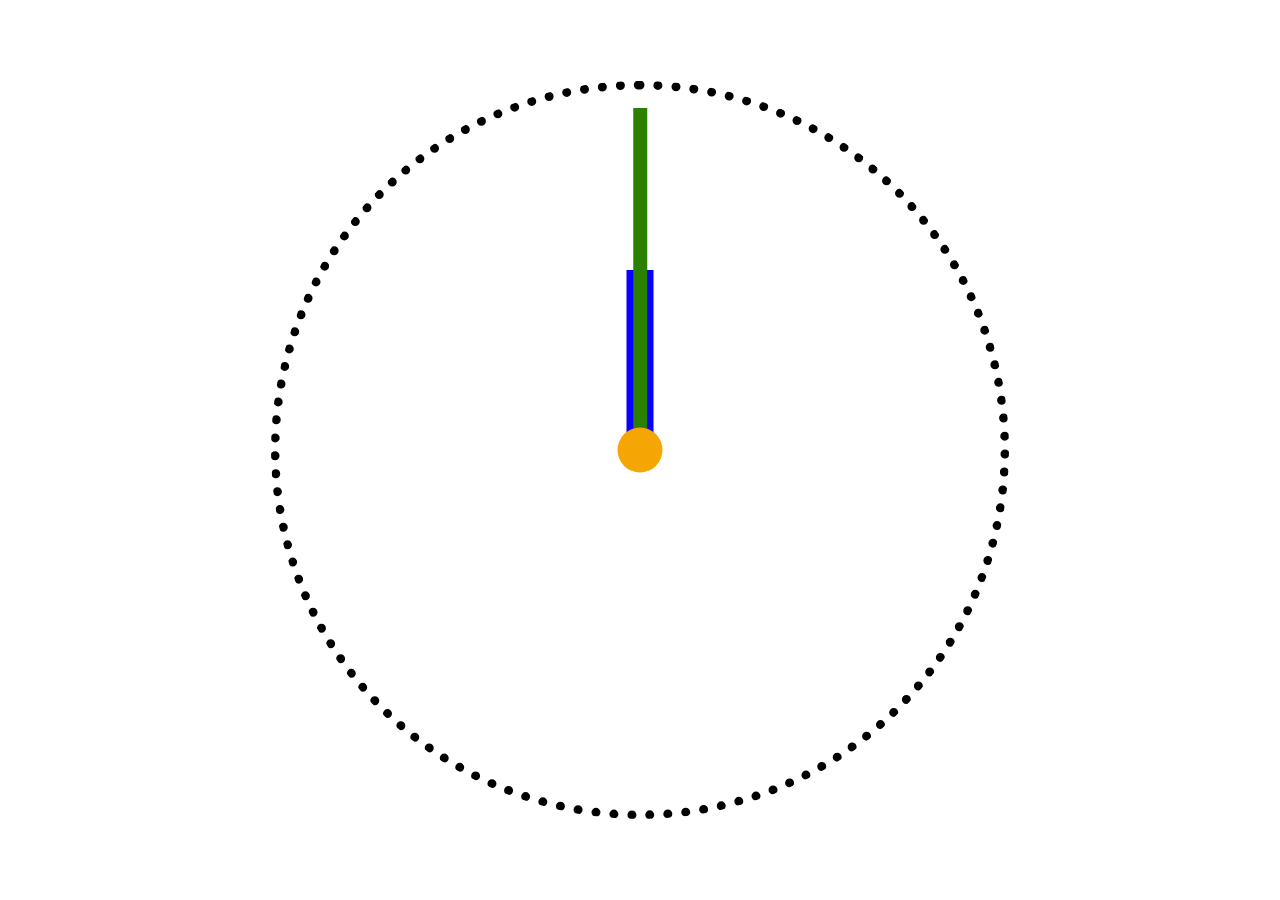
<file: index.html>
<!doctype html><html lang="en"><head><meta charset="utf-8"><meta name="viewport" content="width=device-width, user-scalable=no, initial-scale=1.0, maximum-scale=1.0, minimum-scale=1.0"><meta http-equiv="X-UA-Compatible" content="ie=edge"><title>Stop watch</title><link rel="stylesheet" href="index.2b8f35a0.css"></head><body class="body"> <div class="stopwatch stopwatch--speed-up"> <div class="stopwatch__minutes"></div> <div class="stopwatch__seconds"></div> </div> </body></html>
</file>
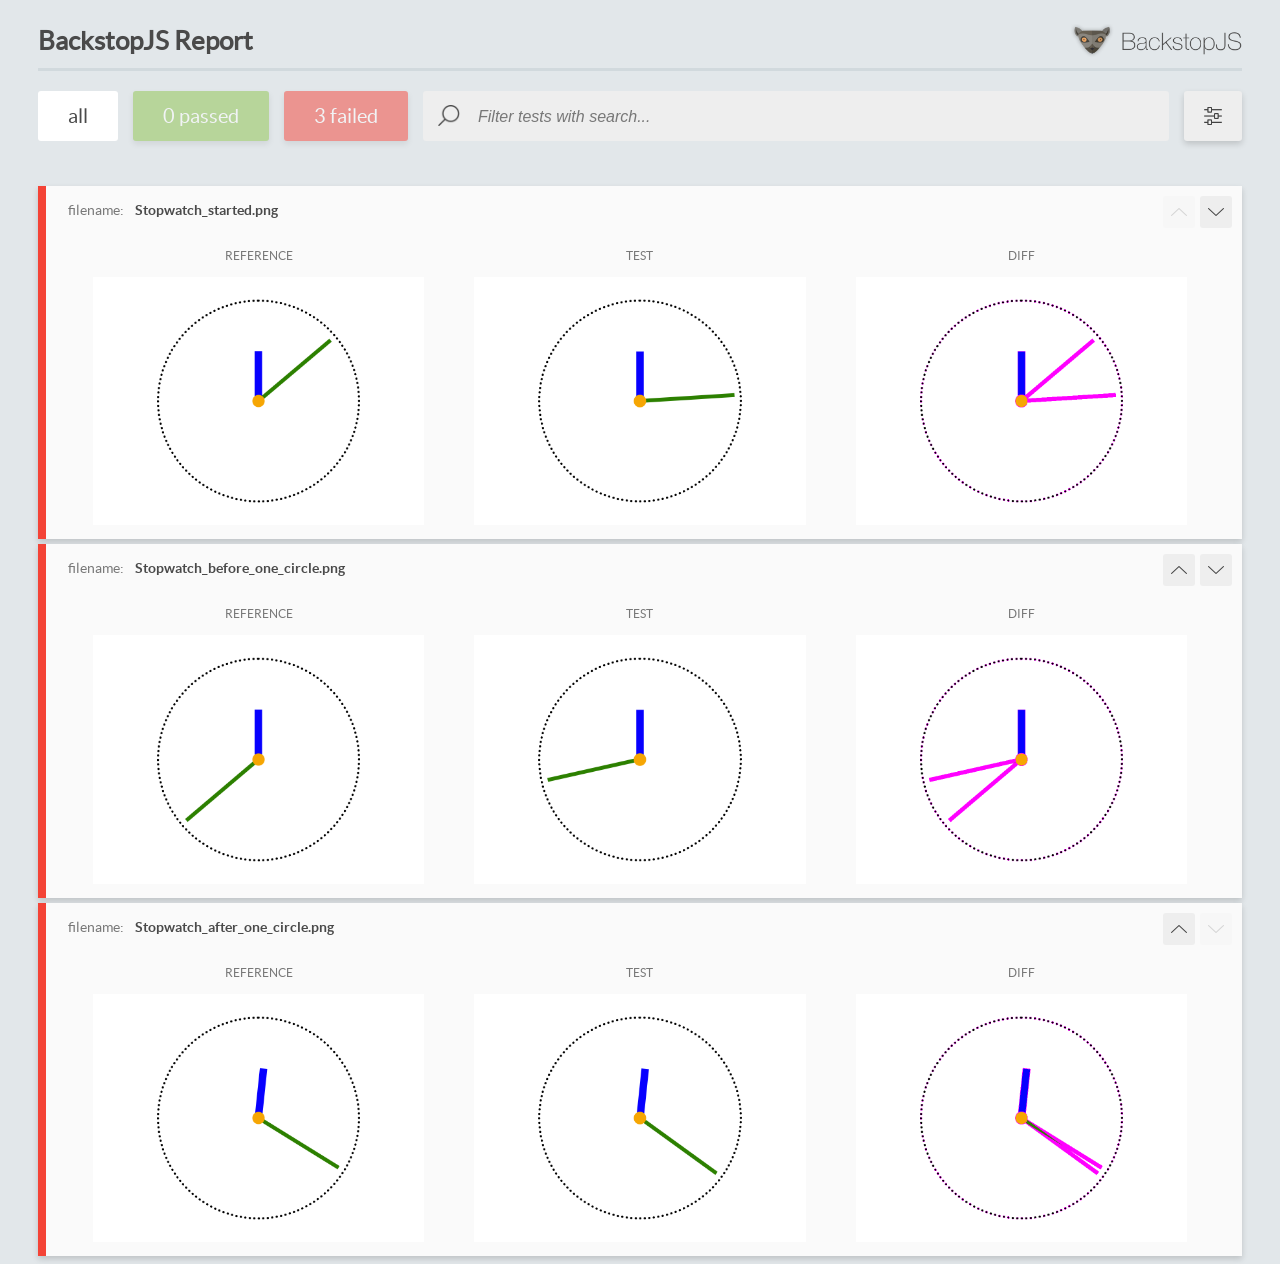
<file: report/html_report/index.html>
<!DOCTYPE html>
<html>
  <head>
    <meta charset="utf-8">
    <!-- Disable Cache -->
    <meta http-equiv="Cache-Control" content="no-cache, no-store, must-revalidate">
    <meta http-equiv="Pragma" content="no-cache">
    <meta http-equiv="Expires" content="0">

    <title>BackstopJS Report</title>

    <style>
      @font-face {
          font-family: 'latoregular';
          src: url('./assets/fonts/lato-regular-webfont.woff2') format('woff2'),
              url('./assets/fonts/lato-regular-webfont.woff') format('woff');
          font-weight: 400;
          font-style: normal;
      }
      @font-face {
          font-family: 'latobold';
          src: url('./assets/fonts/lato-bold-webfont.woff2') format('woff2'),
              url('./assets/fonts/lato-bold-webfont.woff') format('woff');
          font-weight: 700;
          font-style: normal;
      }

      .ReactModal__Body--open {
          overflow: hidden;
      }
      .ReactModal__Body--open .header {
        display: none;
      }

    </style>
  </head>
  <body style="background-color: #E2E7EA">
    <div id="root">

    </div>
    <script>
      function report (report) { // eslint-disable-line no-unused-vars
        window.tests = report;
      }
    </script>
    <script src="config.js"></script>
    <script src="index_bundle.js"></script>
  </body>
</html>
</file>
<file: index.2b8f35a0.css>
@keyframes rotation{0%{transform:translate(-50%)rotate(0)}to{transform:translate(-50%)rotate(360deg)}}.body{justify-content:center;align-items:center;width:100%;height:100%;margin:0;padding:0;display:flex}.body .stopwatch{border:1vmin dotted #000;border-radius:50%;width:80vmin;height:80vmin;position:absolute;top:50%;transform:translateY(-50%)}.body .stopwatch:before{content:"";z-index:1;background-color:#f6a603;border-radius:50%;width:5vmin;height:5vmin;position:absolute;top:50%;left:50%;transform:translate(-50%,-50%)}.body .stopwatch .stopwatch__minutes{transform-origin:50% 100%;background-color:#0700ff;width:3vmin;height:20vmin;animation:3600s steps(60,end) infinite rotation;position:absolute;bottom:50%;left:50%;transform:translate(-50%)}.body .stopwatch .stopwatch__seconds{transform-origin:50% 100%;background-color:#2c8000;width:1.5vmin;height:38vmin;animation:60s linear infinite rotation;position:absolute;bottom:50%;left:50%;transform:translate(-50%)}.body .stopwatch--speed-up .stopwatch__minutes{animation:600s steps(60,end) infinite rotation}.body .stopwatch--speed-up .stopwatch__seconds{animation:10s linear infinite rotation}
/*# sourceMappingURL=index.2b8f35a0.css.map */
</file>
